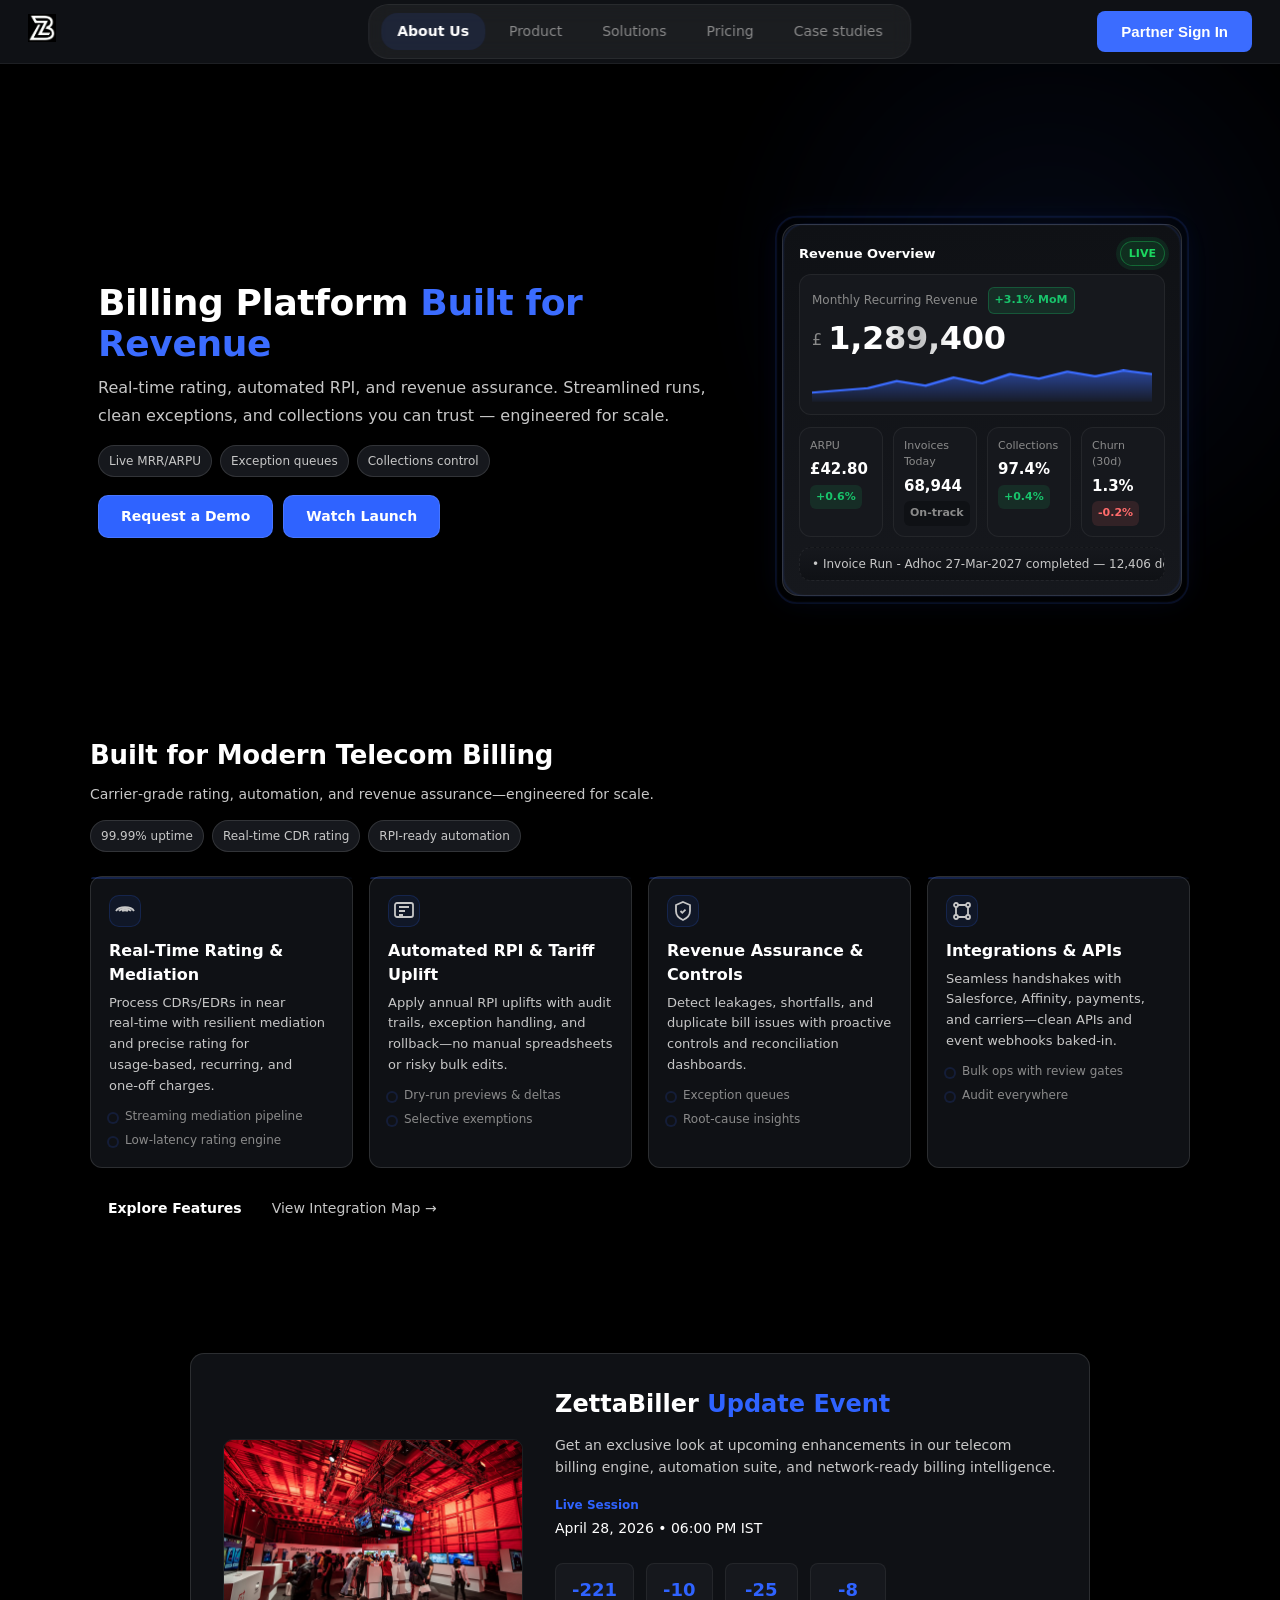
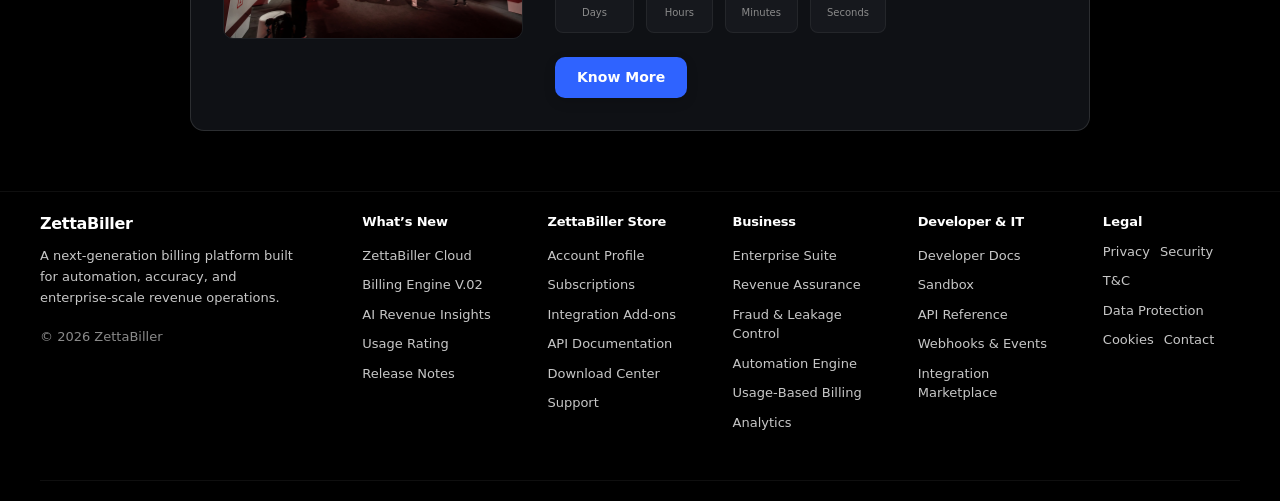
<file: index.html>
<!DOCTYPE html>
<html lang=en>
<head>
  <meta charset=utf-8>
  <meta name=viewport content="width=device-width, initial-scale=1.0">
  <title>ZettaBiller | Real Time Billing Engine.</title>

  <link rel=stylesheet href="assets/css/style.css">
</head>

<body>

  <!-- Logo -->
<header class="site-header">
<div class="header-left">
<img 
src="assets/images/logo.png"
alt="ZettaBiller Logo"
class="site-logo">
</div>

<!-- HEADER -->
<nav class="header-nav">
  <a class="nav-item active" href="#">About Us</a>
  <a class="nav-item" href="#">Product</a>
  <a class="nav-item" href="#">Solutions</a>
  <a class="nav-item" href="#">Pricing</a>
  <a class="nav-item" href="#">Case studies</a>
</nav>

<div class="header-actions">
  <button class="primary-btn" id="openSignIn">
    Partner Sign In
  </button>
</div>

</header>

<!-- PARTNER MODAL -->
<div class="modal" id="signInModal">

  <div class="modal-surface">

    <button class="modal-close" id="closeSignIn">✕</button>

    <!-- Professional Logo Addition -->
    <div class="modal-logo">
      <img src="assets/images/logo.png" alt="ZettaBiller Logo" class="modal-logo-img">
    </div>

    <h1 class="modal-title">ZettaBiller Partner Access</h1>
    <p class="modal-sub">Continue to your ZettaBiller Workspace</p>

    <div class="workspace-input">
      <input
        type="text"
        id="companyInput"
        placeholder="yourcompany"
        autocomplete="off"
      />
      <span>.zettabiller.com</span>
    </div>

    <button id="continueBtn" class="continue-btn">
      Continue
    </button>

    <div id="redirectMsg" class="redirect-msg"></div>

    <div class="browser-note" id="browserNote"></div>

  </div>

</div>

<!-- REQUEST A DEMO MODAL -->
<div id="demoModal" class="zb-demo-modal" role="dialog" aria-modal="true" aria-labelledby="demoTitle" hidden>

  <div class="zb-demo-card" role="document">

    <!-- Header -->
    <div class="zb-demo-header">
      <h2 id="demoTitle">Request a Demo</h2>
      <button id="closeDemo" class="zb-demo-close" aria-label="Close">✕</button>
    </div>

    <!-- FORM -->
    <form id="demoForm" class="zb-demo-form" novalidate>

      <!-- Name Grid -->
      <div class="zb-grid">
        <input type="text" name="firstName" placeholder="First Name" required>
        <input type="text" name="lastName" placeholder="Last Name" required>
      </div>

      <!-- Phone + Email Grid -->
      <div class="zb-grid">

        <!-- Phone Block -->
        <div class="zb-phone">
          <select name="countryCode" class="zb-country">
            <option value="+1">+1</option>
            <option value="+44" selected>+44</option>
            <option value="+91">+91</option>
            <option value="+971">+971</option>
          </select>

          <input type="tel" name="mobile" placeholder="Mobile Number" required>
        </div>

        <!-- Email -->
        <input type="email" name="workEmail" placeholder="Work Email" required>
      </div>

      <!-- Company -->
      <input class="zb-company" type="text" name="company" placeholder="Company Name">

      <!-- Consent -->
      <div class="zb-consent">
        <input id="demoConsent" type="checkbox" required>
        <label for="demoConsent">
          By submitting this request, you agree that ZettaBiller may contact you via phone,
          SMS, or email regarding your demo request.
        </label>
      </div>

      <!-- Submit -->
      <button type="submit" class="zb-btn zb-btn--primary zb-submit">
        Submit Demo Request
      </button>

    </form>

    <!-- SUCCESS STATE -->
    <div id="demoSuccess" class="zb-success" hidden>
      <div class="zb-check">✓</div>
      <h3>Request Submitted</h3>
      <p class="zb-note">
        Our team will contact you shortly to schedule your demo.
      </p>
    </div>

  </div>
</div>

<!-- HERO SECTION -->
<section class="zb-hero" aria-labelledby="zb-hero-title">
  <div class="zb-hero-wrap">
    <div class="zb-hero-grid">

      <!-- LEFT: COPY -->
      <div class="zb-hero-content">
        <h1 class="zb-hero-title" id="zb-hero-title">
          Billing Platform <span class="zb-accent">Built for Revenue</span>
        </h1>

        <p class="zb-hero-sub">
          Real‑time rating, automated RPI, and revenue assurance. Streamlined runs, clean exceptions, and
          collections you can trust — engineered for scale.
        </p>

        <div class="zb-hero-chips" role="list">
          <span class="zb-chip" role="listitem">Live MRR/ARPU</span>
          <span class="zb-chip" role="listitem">Exception queues</span>
          <span class="zb-chip" role="listitem">Collections control</span>
        </div>
           <div class="zb-hero-ctas">
            <a class="zb-btn zb-btn--primary" id="openDemo" href="#request-a-demo">Request a Demo</a>
            <a class="zb-btn zb-btn--ghost" href="#watchlaunch">Watch Launch</a>
          </div>
        </div>

      <!-- RIGHT: REVENUE CARD (live/animated) -->
      <div class="zb-hero-visual" aria-hidden="false">
        <article class="zb-rev-card" aria-label="Live revenue overview">

          <!-- Card header -->
          <header class="zb-rc-header">
            <span class="zb-rc-title">Revenue Overview</span>
            <span class="zb-rc-pill" aria-live="polite">LIVE</span>
          </header>

          <!-- MRR (animated number + sparkline) -->
          <div class="zb-rc-mrr">
            <div class="zb-rc-mrr-meta">
              <span class="zb-rc-label">Monthly Recurring Revenue</span>
              <span class="zb-rc-trend zb-up">+3.1% MoM</span>
            </div>

            <div class="zb-rc-mrr-value">
              <span class="zb-cur">£</span>
              <!-- For real count-up, set data-target and use the optional JS below -->
              <span class="zb-odometer" data-target="1289400">1,289,400</span>
            </div>

            <!-- Sparkline (CSS animated draw) -->
            <figure class="zb-sparkline" aria-label="Revenue sparkline">
              <svg viewBox="0 0 120 36" preserveAspectRatio="none">
                <defs>
                  <linearGradient id="zbLineGrad" x1="0" y1="0" x2="0" y2="1">
                    <stop offset="0%" stop-color="var(--color-primary)" stop-opacity="0.55"/>
                    <stop offset="100%" stop-color="var(--color-primary)" stop-opacity="0.05"/>
                  </linearGradient>
                </defs>
                <!-- Fill area -->
                <path class="fill"
                      d="M0,28 L10,26 L20,24 L30,18 L40,22 L50,15 L60,20 L70,12 L80,16 L90,10 L100,14 L110,9 L120,12 L120,36 L0,36 Z"
                      fill="url(#zbLineGrad)"/>
                <!-- Stroke line -->
                <path class="line"
                      d="M0,28 L10,26 L20,24 L30,18 L40,22 L50,15 L60,20 L70,12 L80,16 L90,10 L100,14 L110,9 L120,12"
                      fill="none" stroke="var(--color-primary)" stroke-width="1.8"
                      stroke-linecap="round" stroke-linejoin="round"/>
              </svg>
            </figure>
          </div>

          <!-- KPI row -->
          <div class="zb-rc-kpis">
            <div class="zb-kpi">
              <span class="zb-kpi-label">ARPU</span>
              <span class="zb-kpi-value" data-target="42.80">£42.80</span>
              <span class="zb-kpi-note zb-up">+0.6%</span>
            </div>
            <div class="zb-kpi">
              <span class="zb-kpi-label">Invoices Today</span>
              <span class="zb-kpi-value" data-target="68944">68,944</span>
              <span class="zb-kpi-note zb-ok">On‑track</span>
            </div>
            <div class="zb-kpi">
              <span class="zb-kpi-label">Collections</span>
              <span class="zb-kpi-value" data-target="97.4">97.4%</span>
              <span class="zb-kpi-note zb-up">+0.4%</span>
            </div>
            <div class="zb-kpi">
              <span class="zb-kpi-label">Churn (30d)</span>
              <span class="zb-kpi-value" data-target="1.3">1.3%</span>
              <span class="zb-kpi-note zb-down">‑0.2%</span>
            </div>
          </div>

          <!-- Billing events ticker -->
          <div class="zb-rc-ticker" aria-label="Recent billing events">
            <ul class="zb-ticker-track">
              <li>• Invoice Run - Adhoc 27-Mar-2027 completed — 12,406 docs</li>
              <li>• DD collection window opened — 09:00 IST</li>
              <li>• 38 exceptions queued — 92% auto‑resolved</li>
              <li>• RPI uplift batch (dry‑run) ready</li>
              <li>• Collections pass rate 97.4% — +0.4%</li>
            </ul>
          </div>

        </article>
      </div>

    </div>
  </div>
</section>

<!-- ZETTA Built for Modern Telecom Billing -------------->

<section class="zb-after-hero" aria-labelledby="zb-ah-title">
  <div class="zb-ah-wrap">

    <!-- Header -->
    <header class="zb-ah-header">
      <h2 class="zb-ah-title" id="zb-ah-title">
        Built for Modern Telecom Billing
      </h2>
      <p class="zb-ah-sub">
        Carrier‑grade rating, automation, and revenue assurance—engineered for scale.
      </p>

      <!-- Quick info chips -->
      <div class="zb-ah-metrics" role="list">
        <span class="zb-chip" role="listitem">99.99% uptime</span>
        <span class="zb-chip" role="listitem">Real‑time CDR rating</span>
        <span class="zb-chip" role="listitem">RPI‑ready automation</span>
      </div>
    </header>

    <!-- Smooth cards -->
    <div class="zb-ah-grid">

      <!-- Card 1 -->
      <article class="zb-ah-card">
        <div class="zb-ah-icon" aria-hidden="true">
          <!-- Wave / 5G style icon -->
          <svg viewBox="0 0 24 24" fill="none" width="24" height="24" stroke="currentColor" stroke-width="1.8">
            <path d="M3 12c3-5 15-5 18 0" />
            <path d="M6 12c2.5-3 9.5-3 12 0" />
            <path d="M9 12c2-1 4-1 6 0" />
          </svg>
        </div>
        <h3 class="zb-ah-card-title">Real‑Time Rating & Mediation</h3>
        <p class="zb-ah-card-desc">
          Process CDRs/EDRs in near real‑time with resilient mediation and precise rating for usage‑based, recurring, and one‑off charges.
        </p>
        <ul class="zb-ah-list">
          <li>Streaming mediation pipeline</li>
          <li>Low‑latency rating engine</li>
        </ul>
      </article>

      <!-- Card 2 -->
      <article class="zb-ah-card">
        <div class="zb-ah-icon" aria-hidden="true">
          <!-- Price / RPI icon -->
          <svg viewBox="0 0 24 24" fill="none" width="24" height="24" stroke="currentColor" stroke-width="1.8">
            <rect x="3" y="4" width="18" height="14" rx="2"></rect>
            <path d="M7 8h10M7 12h6M7 16h4"></path>
          </svg>
        </div>
        <h3 class="zb-ah-card-title">Automated RPI & Tariff Uplift</h3>
        <p class="zb-ah-card-desc">
          Apply annual RPI uplifts with audit trails, exception handling, and rollback—no manual spreadsheets or risky bulk edits.
        </p>
        <ul class="zb-ah-list">
          <li>Dry‑run previews & deltas</li>
          <li>Selective exemptions</li>
        </ul>
      </article>

      <!-- Card 3 -->
      <article class="zb-ah-card">
        <div class="zb-ah-icon" aria-hidden="true">
          <!-- Shield / assurance icon -->
          <svg viewBox="0 0 24 24" fill="none" width="24" height="24" stroke="currentColor" stroke-width="1.8">
            <path d="M12 3l7 3v6c0 5-3.5 7.5-7 9-3.5-1.5-7-4-7-9V6l7-3z"></path>
            <path d="M9.5 12l1.8 1.8 3.2-3.2"></path>
          </svg>
        </div>
        <h3 class="zb-ah-card-title">Revenue Assurance & Controls</h3>
        <p class="zb-ah-card-desc">
          Detect leakages, shortfalls, and duplicate bill issues with proactive controls and reconciliation dashboards.
        </p>
        <ul class="zb-ah-list">
          <li>Exception queues</li>
          <li>Root‑cause insights</li>
        </ul>
      </article>

      <!-- Card 4 -->
      <article class="zb-ah-card">
        <div class="zb-ah-icon" aria-hidden="true">
          <!-- Integrations / API icon -->
          <svg viewBox="0 0 24 24" fill="none" width="24" height="24" stroke="currentColor" stroke-width="1.8">
            <circle cx="6" cy="6" r="2"></circle>
            <circle cx="18" cy="6" r="2"></circle>
            <circle cx="6" cy="18" r="2"></circle>
            <circle cx="18" cy="18" r="2"></circle>
            <path d="M8 6h8M6 8v8M18 8v8M8 18h8"></path>
          </svg>
        </div>
        <h3 class="zb-ah-card-title">Integrations & APIs</h3>
        <p class="zb-ah-card-desc">
          Seamless handshakes with Salesforce, Affinity, payments, and carriers—clean APIs and event webhooks baked‑in.
        </p>
        <ul class="zb-ah-list">
          <li>Bulk ops with review gates</li>
          <li>Audit everywhere</li>
        </ul>
      </article>

    </div>

    <!-- CTA Row (optional) -->
    <div class="zb-ah-cta">
      <a class="zb-ah-btn" href="#features">Explore Features</a>
      <a class="zb-ah-link" href="#integrations">View Integration Map →</a>
    </div>

  </div>
</section>

<!-- ZETTA EVENT SECTION -------------->

 <section class="zb-event" aria-labelledby="zb-event-title">
  <div class="zb-event-card">
    <div class="zb-grid">

      <!-- IMAGE -->
      <div class="zb-img-box">
        <img src="assets/images/event.jpg" alt="ZettaBiller Update Event">
      </div>

      <!-- CONTENT -->
      <div class="zb-content">
        <h2 class="zb-title" id="zb-event-title">
          ZettaBiller <span class="zb-highlight">Update Event</span>
        </h2>

        <p class="zb-desc">
          Get an exclusive look at upcoming enhancements in our telecom billing engine, automation suite,
          and network‑ready billing intelligence.
        </p>

        <div class="zb-label">Live Session</div>
        <div class="zb-date">April 28, 2026 • 06:00 PM IST</div>

        <div class="zb-countdown" aria-label="Event countdown">
          <div class="zb-time"><span id="days">53</span><p>Days</p></div>
          <div class="zb-time"><span id="hours">16</span><p>Hours</p></div>
          <div class="zb-time"><span id="minutes">50</span><p>Minutes</p></div>
          <div class="zb-time"><span id="seconds">56</span><p>Seconds</p></div>
        </div>

        <a class="zb-btn" href="#event-details">Know More</a>
      </div>

    </div>
  </div>
</section>

<!-- Footer / Description -->
<footer class="site-footer">
  <div class="footer-inner">

    <!-- Brand -->
    <section class="footer-brand">
      <div class="footer-logo">ZettaBiller</div>
      <p class="footer-desc">
        A next‑generation billing platform built for automation, accuracy, and enterprise‑scale revenue operations.
      </p>
      <p class="footer-copyright">© 2026 ZettaBiller</p>
    </section>

    <!-- What's New -->
    <nav class="footer-col">
      <h4>What’s New</h4>
      <a href="#">ZettaBiller Cloud</a>
      <a href="#">Billing Engine V.02</a>
      <a href="#">AI Revenue Insights</a>
      <a href="#">Usage Rating</a>
      <a href="#">Release Notes</a>
    </nav>

    <!-- Store -->
    <nav class="footer-col">
      <h4>ZettaBiller Store</h4>
      <a href="#">Account Profile</a>
      <a href="#">Subscriptions</a>
      <a href="#">Integration Add‑ons</a>
      <a href="#">API Documentation</a>
      <a href="#">Download Center</a>
      <a href="#">Support</a>
    </nav>

    <!-- Business -->
    <nav class="footer-col">
      <h4>Business</h4>
      <a href="#">Enterprise Suite</a>
      <a href="#">Revenue Assurance</a>
      <a href="#">Fraud & Leakage Control</a>
      <a href="#">Automation Engine</a>
      <a href="#">Usage‑Based Billing</a>
      <a href="#">Analytics</a>
    </nav>

    <!-- Developer & IT -->
    <nav class="footer-col">
      <h4>Developer & IT</h4>
      <a href="#">Developer Docs</a>
      <a href="#">Sandbox</a>
      <a href="#">API Reference</a>
      <a href="#">Webhooks & Events</a>
      <a href="#">Integration Marketplace</a>
      </nav>

    <!-- Legal -->
    <section class="footer-legal">
      <h4>Legal</h4>
      <div class="footer-legal-links">
        <a href="#">Privacy</a>
        <a href="#">Security</a>
        <a href="#">T&C</a>
        <a href="#">Data Protection</a>
        <a href="#">Cookies</a>
        <a href="#">Contact</a>
      </div>
    </section>

  </div>
</footer>
<script src="assets/js/main.js"></script>
</file>
<file: assets/css/style.css>
/* =====================================================
   ZETTABILLER - UI
===================================================== */

:root {
    /* Brand */
    --color-primary: #3b6cff;
    --color-primary-hover: #2f55e5;

    /* Backgrounds */
    --bg-page: #000000;
    --bg-surface: #0f1115;
    --bg-soft: #16181d;

    /* Text */
    --text-heading: #ffffff;
    --text-body: #c7c7c7;
    --text-muted: #8a8a8a;

    /* Borders */
    --border-light: rgba(255, 255, 255, 0.06);
    --border-default: rgba(255, 255, 255, 0.12);

    /* Radius */
    --radius-sm: 8px;
    --radius-md: 12px;
    --radius-lg: 16px;

    /* Shadow */
    --shadow-soft: 0 4px 12px rgba(0, 0, 0, 0.15);
    --shadow-strong: 0 8px 24px rgba(0, 0, 0, 0.2);

    /* Layout (adjust to match your site) */
    --page-max: 1140px;     /* container width */
    --header-height: 64px;  /* sticky header height */
    --container-pad: clamp(16px, 4vw, 28px);
}

/* =====================================================
ZETTABILLER - Theme Reset
===================================================== */

* { box-sizing: border-box; margin: 0; padding: 0; }

body {
    font-family: -apple-system, BlinkMacSystemFont, "SF Pro Text", system-ui, sans-serif;
    background: var(--bg-page);
    color: var(--text-body);
    line-height: 1.5;
    -webkit-font-smoothing: antialiased;
    font-size: 16px;
}

a { text-decoration: none; color: inherit; }

/* =====================================================
HEADER
===================================================== */

.site-header {
    position: sticky;
    top: 0;
    z-index: 100;
    display: flex;
    align-items: center;
    justify-content: space-between;
    height: var(--header-height);
    padding: 0 var(--container-pad);
    background: var(--bg-surface);
    border-bottom: 1px solid var(--border-light);
    backdrop-filter: blur(10px);
    -webkit-backdrop-filter: blur(10px);
}

.site-header .wrap {
    width: 100%;
    max-width: var(--page-max);
    margin: 0 auto;
    display: flex;
    align-items: center;
    gap: 16px;
}

.site-logo { height: 28px; filter: invert(1); }

/* Navigation */
.header-nav {
    position: absolute;
    left: 50%;
    transform: translateX(-50%);
    display: flex;
    gap: 8px;
    padding: 8px 12px;
    background: rgba(255, 255, 255, 0.05);
    border-radius: 20px;
    border: 1px solid var(--border-light);
    backdrop-filter: blur(10px);
    -webkit-backdrop-filter: blur(10px);
}

.nav-item {
    padding: 8px 16px;
    font-size: 14px;
    font-weight: 500;
    color: var(--text-muted);
    border-radius: 16px;
    transition: all 0.2s ease;
    cursor: pointer;
}
.nav-item:hover { color: var(--text-heading); background: rgba(255, 255, 255, 0.08); }
.nav-item.active {
    color: var(--text-heading);
    background: rgba(59, 108, 255, 0.1);
    font-weight: 600;
}

/* Header Actions */
.header-actions { display: flex; gap: 12px; }

.partner-btn {
    padding: 10px 18px;
    background: var(--color-primary);
    color: #fff;
    border-radius: var(--radius-sm);
    font-size: 14px;
    font-weight: 600;
    border: none;
    cursor: pointer;
    transition: all 0.2s ease;
}
.partner-btn:hover {
    background: var(--color-primary-hover);
    transform: translateY(-1px);
    box-shadow: var(--shadow-soft);
}

/* =====================================================
LAYOUT HELPERS
===================================================== */

.section-wrap {
    max-width: var(--page-max);
    margin-inline: auto;
    padding-inline: var(--container-pad);
}

/* =====================================================
HERO – ZETTABILLER 
===================================================== */

.zb-hero {
    position: relative;
    background: var(--bg-page);
    padding-top: calc(var(--header-height) + clamp(56px, 8vw, 96px));
    padding-bottom: clamp(48px, 6vw, 80px);
    scroll-margin-top: calc(var(--header-height) + 16px);
    overflow: hidden;
}

/* subtle primary glow on the right */
.zb-hero::before {
    content: "";
    position: absolute; right: -12%; top: -28%;
    width: 60vw; height: 60vw; border-radius: 50%;
    background: radial-gradient(circle at 50% 50%, var(--color-primary), transparent 65%);
    opacity: 0.08; filter: blur(12px);
    pointer-events: none;
}

.zb-hero-wrap { composes: section-wrap; } /* if your bundler doesn't support 'composes', keep next rule */
.zb-hero-wrap { max-width: var(--page-max); margin: 0 auto; padding-inline: var(--container-pad); }

.zb-hero-grid {
    display: grid;
    grid-template-columns: minmax(0, 1fr) minmax(320px, 420px);
    column-gap: clamp(20px, 3.5vw, 40px);
    align-items: center;
}

/* LEFT – copy */
.zb-hero-content { color: var(--text-body); }

.zb-hero-title {
    font-size: clamp(28px, 3.2vw, 36px);
    line-height: 1.15;
    letter-spacing: -0.4px;
    font-weight: 800;
    color: var(--text-heading);
    margin-bottom: 10px;
}
.zb-accent { color: var(--color-primary); }

.zb-hero-sub {
    font-size: clamp(14px, 1.6vw, 16px);
    line-height: 1.7;
    color: var(--text-body);
    max-width: 60ch;
    margin-bottom: 16px;
}

.zb-hero-chips { display: flex; flex-wrap: wrap; gap: 8px; margin-bottom: 18px; }
.zb-chip {
    font-size: 12px;
    color: var(--color-primary);
    border: 1px solid var(--border-default);
    background: var(--bg-soft);
    border-radius: 999px;
    padding: 6px 10px;
}

/* CTAs */
.zb-hero-ctas { display: flex; gap: 10px; flex-wrap: wrap; }
.zb-btn {
    display: inline-block;
    padding: 12px 18px;
    font-size: 14px;
    font-weight: 600;
    border-radius: var(--radius-md);
    text-decoration: none;
    transition: transform .18s ease, background .18s ease, border-color .18s ease, color .18s ease;
    box-shadow: var(--shadow-soft);
}
.zb-btn--primary {
    background: var(--color-primary);
    color: #fff;
    border: 1px solid var(--border-default);
}
.zb-btn--primary:hover { background: var(--color-primary-hover); transform: translateY(-1px); }
.zb-btn--ghost {
    color: var(--text-heading);
    background: transparent;
    border: 1px solid var(--border-default);
}
.zb-btn--ghost:hover { border-color: var(--color-primary); transform: translateY(-1px); }

/* RIGHT – revenue card */
.zb-hero-visual { position: relative; min-height: 280px; }

.zb-rev-card {
    position: relative; z-index: 1;
    margin-left: auto;
    width: min(400px, 100%);
    background: linear-gradient(180deg, var(--bg-surface), var(--bg-soft));
    border: 1px solid var(--border-default);
    border-radius: var(--radius-lg);
    box-shadow: var(--shadow-strong);
    padding: 16px 16px 14px;
    animation: zb-float 6s ease-in-out infinite;
}
@keyframes zb-float { 0%,100%{transform:translateY(0)} 50%{transform:translateY(-6px)} }

/* pulse ring (subtle, dark friendly) */
.zb-rev-card::before, .zb-rev-card::after {
    content: ""; position: absolute; inset: -26px;
    border-radius: calc(var(--radius-lg) + 8px);
    z-index: -1;
    border: 2px solid var(--color-primary);
    box-shadow:
      0 0 0 1px var(--border-default) inset,
      0 0 34px rgba(59,108,255,0.35);
    opacity: .14; transform: scale(.92);
    animation: zb-pulse 4.2s ease-out infinite;
}
.zb-rev-card::after { inset: -18px; opacity: .10; animation-delay: 1.1s; }
@keyframes zb-pulse {
    0%   { transform: scale(.90); opacity: .16; filter: blur(0) }
    60%  { transform: scale(1.26); opacity: .05; filter: blur(.4px) }
    100% { transform: scale(1.34); opacity: 0;    filter: blur(.6px) }
}

/* card header */
.zb-rc-header { display: flex; align-items: center; gap: 10px; margin-bottom: 8px; }
.zb-rc-title { font-size: 13px; font-weight: 700; color: var(--text-heading); }
.zb-rc-pill {
    margin-left: auto; font-size: 11px; font-weight: 700; line-height: 1;
    color: #1bd760; background: rgba(27,215,96,.14);
    border: 1px solid rgba(27,215,96,.35);
    padding: 6px 8px; border-radius: 999px;
    box-shadow: 0 0 0 4px rgba(27,215,96,.10);
}

/* MRR block */
.zb-rc-mrr {
    background: var(--bg-soft);
    border: 1px solid var(--border-light);
    border-radius: var(--radius-md);
    padding: 12px;
}
.zb-rc-mrr-meta { display: flex; align-items: center; gap: 10px; margin-bottom: 8px; }
.zb-rc-label { font-size: 12px; color: var(--text-muted); }
.zb-rc-trend {
    font-size: 11px; font-weight: 700; padding: 4px 6px; border-radius: 6px;
    border: 1px solid transparent;
}
.zb-up   { color:#18c46b; background: rgba(24,196,107,.12); border-color: rgba(24,196,107,.28); }
.zb-down { color:#ff6b6b; background: rgba(255,107,107,.12); border-color: rgba(255,107,107,.28); }
.zb-ok   { color: var(--text-muted); background: var(--bg-surface); border-color: var(--border-light); }

.zb-rc-mrr-value { display: flex; align-items: flex-end; gap: 6px; margin-bottom: 6px; }
.zb-cur { font-size: 16px; color: var(--text-muted); transform: translateY(-2px); }
.zb-odometer {
    font-size: clamp(24px, 2.8vw, 32px);
    font-weight: 800;
    letter-spacing: -0.3px;
    line-height: 1;
    /* numerical sheen */
    background: linear-gradient(90deg,
        rgba(255,255,255,1) 30%,
        rgba(255,255,255,.7) 50%,
        rgba(255,255,255,1) 70%);
    -webkit-background-clip: text;
    background-clip: text;
    color: transparent;
    animation: zb-sheen 4.5s ease-in-out infinite;
}
@keyframes zb-sheen {
    0% { background-position: -120% 0; }
    50%,100% { background-position: 120% 0; }
}

/* sparkline */
.zb-sparkline { height: 42px; }
.zb-sparkline svg { width: 100%; height: 100%; display: block; }
.zb-sparkline .line {
    stroke-dasharray: 220; stroke-dashoffset: 220;
    animation: zb-draw 2.2s ease forwards, zb-line-breathe 4s ease-in-out infinite 2.2s;
}
.zb-sparkline .fill { opacity: 0; animation: zb-fill 1s ease forwards 1.1s; }
@keyframes zb-draw { to { stroke-dashoffset: 0; } }
@keyframes zb-fill { to { opacity: 1; } }
@keyframes zb-line-breathe {
    0%,100% { filter: none; }
    50%     { filter: drop-shadow(0 0 6px rgba(59,108,255,.35)); }
}

/* KPI grid */
.zb-rc-kpis {
    display: grid;
    grid-template-columns: repeat(4, minmax(0,1fr));
    gap: 10px;
    margin: 12px 0 10px;
}
.zb-kpi {
    background: var(--bg-soft);
    border: 1px solid var(--border-light);
    border-radius: var(--radius-md);
    padding: 10px;
}
.zb-kpi-label { display: block; font-size: 11px; color: var(--text-muted); margin-bottom: 4px; }
.zb-kpi-value { display: block; font-size: 15px; font-weight: 800; color: var(--text-heading); }
.zb-kpi-note  { display: inline-block; margin-top: 4px; font-size: 11px; font-weight: 700; padding: 4px 6px; border-radius: 6px; }

/* ticker */
.zb-rc-ticker {
    border: 1px dashed var(--border-light);
    border-radius: var(--radius-md);
    background: linear-gradient(180deg, var(--bg-soft), var(--bg-surface));
    overflow: hidden;
    height: 34px;
    display: flex;
    align-items: center;
}
.zb-ticker-track {
    display: flex;
    gap: 36px;
    padding-left: 12px;
    white-space: nowrap;
    animation: zb-scroll 22s linear infinite;
}
.zb-rc-ticker:hover .zb-ticker-track { animation-play-state: paused; }
@keyframes zb-scroll { from { transform: translateX(0) } to { transform: translateX(-50%) } }
.zb-rc-ticker li { font-size: 12px; color: var(--text-body); list-style: none; }

/* Responsive (hero) */
@media (max-width: 1200px) {
    .zb-hero-grid { grid-template-columns: 1fr; row-gap: 24px; }
    .zb-hero-content { text-align: center; }
    .zb-hero-sub { margin-inline: auto; }
    .zb-hero-ctas { justify-content: center; }
    .zb-rev-card { margin: 0 auto; }
    .zb-rc-kpis { grid-template-columns: repeat(2, minmax(0,1fr)); }
}

/* Reduced motion */
@media (prefers-reduced-motion: reduce) {
    .zb-rev-card { animation: none; }
    .zb-rev-card::before, .zb-rev-card::after { animation: none; opacity: .10; filter: none; }
    .zb-sparkline .line { animation: none; stroke-dashoffset: 0; }
    .zb-sparkline .fill { animation: none; opacity: 1; }
    .zb-odometer { animation: none; color: var(--text-heading); -webkit-background-clip: initial; background-clip: initial; }
    .zb-ticker-track { animation: none; }
}

/* ================================
ZETTABILLER Built for Modern Telecom Billing -------------->
============================= */

.zb-after-hero{
  padding:64px 16px;
  background:var(--bg-page);
}
.zb-ah-wrap{
  max-width:1100px;
  margin:0 auto;
}

/* Header */
.zb-ah-header{ margin-bottom:24px; }
.zb-ah-title{
  font-size:26px; font-weight:700; color:var(--text-heading);
  letter-spacing:-0.2px; margin:0 0 8px 0;
}
.zb-ah-sub{
  font-size:14px; line-height:1.6; color:var(--text-body); margin:0;
}

/* Chips */
.zb-ah-metrics{
  display:flex; gap:8px; flex-wrap:wrap; margin-top:14px;
}
.zb-chip{
  font-size:12px; color:var(--accent-telecom);
  border:1px solid var(--border-default);
  background:var(--bg-soft);
  border-radius:999px; padding:6px 10px;
}

/* Grid */
.zb-ah-grid{
  display:grid;
  grid-template-columns:repeat(4,minmax(0,1fr));
  gap:16px;
  margin-top:24px;
}

/* Card */
.zb-ah-card{
  position:relative;
  background:var(--bg-surface);
  border:1px solid var(--border-default);
  border-radius:12px;
  padding:18px;
  box-shadow:0 10px 22px rgba(0,0,0,0.08);
  transition:transform .22s ease, box-shadow .22s ease, border-color .22s ease;
}
.zb-ah-card::before{
  /* subtle top accent line */
  content:""; position:absolute; left:0; right:0; top:0; height:2px;
  background:linear-gradient(90deg, rgba(47,99,255,.25), rgba(47,99,255,.05));
  border-top-left-radius:12px; border-top-right-radius:12px;
}
.zb-ah-card:hover{
  transform:translateY(-3px);
  box-shadow:0 14px 28px rgba(0,0,0,0.12);
  border-color:rgba(47,99,255,0.25);
}

/* Icon */
.zb-ah-icon{
  width:32px; height:32px; display:grid; place-items:center;
  color:var(--accent-telecom);
  background:rgba(47,99,255,0.08);
  border:1px solid rgba(47,99,255,0.18);
  border-radius:10px; margin-bottom:12px;
}

/* Card text */
.zb-ah-card-title{
  font-size:16px; font-weight:700; color:var(--text-heading); margin:0 0 6px 0;
}
.zb-ah-card-desc{
  font-size:13px; line-height:1.6; color:var(--text-body); margin:0 0 10px 0;
}
.zb-ah-list{
  margin:0; padding:0; list-style:none; display:grid; gap:6px;
}
.zb-ah-list li{
  font-size:12px; color:var(--text-muted); position:relative; padding-left:16px;
}
.zb-ah-list li::before{
  content:""; position:absolute; left:0; top:7px; width:8px; height:8px;
  border-radius:50%; background:var(--accent-telecom);
  box-shadow:0 0 0 2px rgba(47,99,255,0.15);
}

/* CTA row */
.zb-ah-cta{
  margin-top:20px; display:flex; gap:12px; align-items:center; flex-wrap:wrap;
}
.zb-ah-btn{
  display:inline-block; padding:10px 18px; font-size:14px; font-weight:600;
  color:#fff; background:var(--accent-telecom);
  border-radius:10px; text-decoration:none; transition:background .2s ease, transform .2s ease;
}
.zb-ah-btn:hover{ background:var(--accent-telecom-2); transform:translateY(-1px); }
.zb-ah-link{
  font-size:14px; color:var(--accent-telecom); text-decoration:none;
}
.zb-ah-link:hover{ text-decoration:underline; }

/* Motion accessibility */
@media (prefers-reduced-motion:reduce){
  .zb-ah-card{ transition:none; }
  .zb-ah-btn{ transition:none; }
}

/* Responsive */
@media (max-width:1024px){
  .zb-ah-grid{ grid-template-columns:repeat(2,minmax(0,1fr)); }
}
@media (max-width:640px){
  .zb-ah-header{ text-align:center; }
  .zb-ah-grid{ grid-template-columns:1fr; }
}

/* =====================================================
MODALS
===================================================== */

/* Partner Sign In Modal */

.header-actions {
  display: flex;
  align-items: center;
  justify-content: center;
}

.primary-btn {
  background: var(--color-primary, #3b6cff);
  color: white;
  padding: 12px 24px;
  border-radius: 8px;
  border: none;
  font-weight: 600;
  font-size: 15px;
  cursor: pointer;
  transition: 0.25s ease;
}

.primary-btn:hover {
  background: var(--color-primary-hover, #2f55e5);
  transform: translateY(-2px);
}


.modal {
    position: fixed;
    top: 0;
    left: 0;
    width: 100%;
    height: 100%;
    display: none;
    align-items: center;
    justify-content: center;
    background: rgba(0, 0, 0, 0.5);
    backdrop-filter: blur(12px);
    -webkit-backdrop-filter: blur(12px);
    z-index: 9999;
}

.modal.active {
    display: flex;
}

.modal-surface {
    width: 480px;
    max-width: 90%;
    padding: 32px;
    border-radius: 16px;
    background: var(--bg-surface);
    border: 1px solid var(--border-default);
    box-shadow: 0 20px 40px rgba(0, 0, 0, 0.3);
    text-align: center;
    color: #fff;
    backdrop-filter: blur(12px);
    -webkit-backdrop-filter: blur(12px);
}

.modal-logo {
    display: flex;
    justify-content: center;
    margin-bottom: 16px;
}

.modal-logo-img {
    width: 48px;
    height: auto;
    filter: brightness(0) invert(1);
    opacity: 0.9;
}

.modal-title {
    font-size: 24px;
    font-weight: 700;
    margin-bottom: 8px;
    color: #fff;
    letter-spacing: -0.5px;
}

.modal-sub {
    font-size: 16px;
    color: var(--text-body);
    margin-bottom: 24px;
}

.workspace-input {
    display: flex;
    align-items: center;
    background: var(--bg-soft);
    border-radius: 8px;
    padding: 12px 16px;
    margin-bottom: 24px;
    border: 1px solid var(--border-light);
    transition: all 0.2s ease;
}

.workspace-input:focus-within {
    border-color: var(--color-primary);
    box-shadow: 0 0 0 2px rgba(59, 108, 255, 0.1);
}

.workspace-input input {
    flex: 1;
    background: transparent;
    border: none;
    color: #fff;
    outline: none;
    font-size: 14px;
}

.workspace-input span {
    color: var(--text-muted);
    font-size: 13px;
    margin-left: 8px;
}

.continue-btn {
    width: 100%;
    padding: 12px 0;
    border: none;
    border-radius: 8px;
    background: var(--color-primary);
    color: #fff;
    font-weight: 600;
    font-size: 14px;
    cursor: pointer;
    transition: all 0.2s ease;
}

.continue-btn:hover {
    background: var(--color-primary-hover);
    transform: translateY(-1px);
}

.redirect-msg {
    margin-top: 12px;
    font-size: 14px;
    color: var(--text-body);
}

.browser-note {
    margin-top: 16px;
    font-size: 13px;
    color: var(--text-muted);
}

.modal-close {
    position: absolute;
    top: 16px;
    right: 16px;
    background: none;
    border: none;
    color: var(--text-muted);
    font-size: 16px;
    cursor: pointer;
    transition: color 0.2s;
}

.modal-close:hover {
    color: #fff;
}

/* =========================================================
   ZETTABILLER DEMO MODAL
========================================================= */
/* ===== Modal Overlay ===== */

.zb-demo-modal {
    position: fixed;
    inset: 0;
    display: none;
    align-items: center;
    justify-content: center;
    background: rgba(0, 0, 0, 0.5);
    backdrop-filter: blur(12px);
    -webkit-backdrop-filter: blur(12px);
    z-index: 9999;
}

/* ===== Modal Card ===== */

.zb-demo-card {
    width: 720px;
    max-width: 90%;
    padding: 40px;
    border-radius: 16px;
    background: var(--bg-surface);
    border: 1px solid var(--border-default);
    box-shadow: 0 20px 40px rgba(0, 0, 0, 0.3);
    color: #ffffff;
    font-family: -apple-system, BlinkMacSystemFont, system-ui, sans-serif;
    backdrop-filter: blur(12px);
    -webkit-backdrop-filter: blur(12px);
}

/* ===== Header ===== */

.zb-demo-header {
    display: flex;
    align-items: center;
    justify-content: space-between;
    margin-bottom: 32px;
}

.zb-demo-header h2 {
    font-size: 24px;
    font-weight: 700;
    color: #ffffff;
    letter-spacing: -0.5px;
}

.zb-demo-close {
    font-size: 20px;
    cursor: pointer;
    color: var(--text-muted);
    transition: color 0.2s;
    background: none;
    border: none;
}

.zb-demo-close:hover {
    color: #fff;
}

/* ===== Form Layout ===== */

.zb-demo-form {
    display: flex;
    flex-direction: column;
    gap: 16px;
}

.zb-grid {
    display: grid;
    grid-template-columns: 1fr 1fr;
    gap: 12px;
}

/* ===== Form Fields ===== */

.zb-field {
    display: flex;
    flex-direction: column;
    gap: 6px;
}

.zb-field label {
    font-size: 12px;
    font-weight: 600;
    color: rgba(255, 255, 255, 0.9);
    text-transform: uppercase;
    letter-spacing: 0.4px;
}

.zb-demo-form input,
.zb-phone {
    height: 44px;
    padding: 0 14px;
    border-radius: 8px;
    border: 1px solid var(--border-light);
    background: var(--bg-soft);
    font-size: 14px;
    color: #ffffff;
    outline: none;
    transition: all 0.2s ease;
}

.zb-demo-form input::placeholder {
    color: var(--text-muted);
}

.zb-demo-form input:focus,
.zb-phone:focus-within {
    border-color: var(--color-primary);
    background: rgba(255, 255, 255, 0.05);
    box-shadow: 0 0 0 2px rgba(59, 108, 255, 0.1);
}

/* ===== Phone Field ===== */

.zb-phone {
    display: flex;
    align-items: center;
    padding: 0;
    gap: 0;
    width: 100%;
}

.zb-country {
    width: 70px;
    padding: 0 10px;
    border: none;
    border-right: 1px solid var(--border-light);
    background: transparent;
    font-size: 13px;
    font-weight: 600;
    color: #ffffff;
    outline: none;
    cursor: pointer;
    flex-shrink: 0;
}

.zb-country option {
    background: var(--bg-soft);
    color: #ffffff;
    padding: 10px;
}

.zb-country:focus {
    outline: none;
}

.zb-phone input {
    flex: 1;
    border: none;
    background: transparent;
    padding: 0 14px;
    color: #ffffff;
    outline: none;
    font-size: 14px;
}

.zb-phone input::placeholder {
    color: var(--text-muted);
}

/* ===== Consent Block ===== */

.zb-consent {
    display: flex;
    align-items: flex-start;
    gap: 12px;
    font-size: 12px;
    color: var(--text-body);
    line-height: 1.6;
    margin-top: 12px;
}

.zb-consent input[type="checkbox"] {
    width: 18px;
    height: 18px;
    margin-top: 2px;
    cursor: pointer;
    accent-color: var(--color-primary);
    flex-shrink: 0;
}

.zb-consent label {
    cursor: pointer;
}

/* ===== Submit Button ===== */

.zb-submit {
    width: 100%;
    height: 48px;
    border: none;
    border-radius: 8px;
    background: var(--color-primary);
    color: #ffffff;
    font-size: 14px;
    font-weight: 700;
    cursor: pointer;
    transition: all 0.2s;
    margin-top: 16px;
    letter-spacing: 0.3px;
}

.zb-submit:hover {
    background: var(--color-primary-hover);
    transform: translateY(-1px);
}

/* ===== Success State ===== */

.zb-success {
    display: none;
    text-align: center;
}

.zb-check {
    width: 56px;
    height: 56px;
    margin: 0 auto 12px;
    display: flex;
    align-items: center;
    justify-content: center;
    font-size: 28px;
    border-radius: 50%;
    background: rgba(59, 108, 255, 0.15);
    color: var(--color-primary);
    border: 2px solid rgba(59, 108, 255, 0.3);
}

.zb-success h3 {
    font-size: 20px;
    font-weight: 700;
    color: #ffffff;
    margin-bottom: 6px;
}

.zb-note {
    font-size: 12px;
    color: var(--text-body);
    line-height: 1.5;
}

/* ===== Responsive ===== */

@media (max-width: 768px) {
    .zb-demo-card {
        width: 90%;
        padding: 32px;
    }

    .zb-demo-header h2 {
        font-size: 20px;
    }

    .zb-grid {
        grid-template-columns: 1fr;
    }
}
/* =====================================================
   ZETTABILLER – PROFESSIONAL TELECOM EVENT SECTION
===================================================== */
/* SECTION */
.zb-event {
    display: flex;
    justify-content: center;
    padding: 60px 16px;
    background: var(--bg-page);
}

/* CARD */
.zb-event-card {
    width: 100%;
    max-width: 900px;
    background: var(--bg-surface);
    padding: 32px;
    border-radius: 14px;
    border: 1px solid var(--border-default);
    box-shadow: 0 12px 32px rgba(0, 0, 0, 0.20);
}

/* GRID */
.zb-grid {
    display: flex;
    gap: 32px;
    align-items: center;
}

/* IMAGE */
.zb-img-box {
    flex: 0 0 300px;
}

.zb-img-box img {
    width: 100%;
    height: 200px;
    border-radius: 10px;
    object-fit: cover;
    border: 1px solid var(--border-light);
}

/* CONTENT */
.zb-content {
    flex: 1;
}

/* TITLE */
.zb-title {
    font-size: 24px;
    font-weight: 700;
    color: var(--text-heading);
    margin-bottom: 12px;
}

/* SUBTLE BLUE HIGHLIGHT */
.zb-highlight {
    color: #2f63ff;
    font-weight: 700;
}

/* DESC */
.zb-desc {
    font-size: 14px;
    line-height: 1.6;
    color: var(--text-body);
    margin-bottom: 18px;
}

/* LABEL */
.zb-label {
    font-size: 12px;
    font-weight: 600;
    color: #2f63ff;
    margin-bottom: 4px;
}

/* DATE */
.zb-date {
    font-size: 14px;
    font-weight: 500;
    margin-bottom: 24px;
    color: var(--text-heading);
}

/* COUNTDOWN */
.zb-countdown {
    display: flex;
    gap: 12px;
    margin-bottom: 24px;
}

/* TIME BOX */
.zb-time {
    background: var(--bg-soft);
    padding: 12px 16px;
    border-radius: 8px;
    text-align: center;
    border: 1px solid var(--border-light);
    transition: 0.2s;
}

.zb-time span {
    font-size: 18px;
    font-weight: 700;
    color: #2f63ff;
}

.zb-time p {
    font-size: 10px;
    margin-top: 2px;
    color: var(--text-muted);
}

/* BUTTON */
.zb-btn {
    display: inline-block;
    padding: 10px 22px;
    font-size: 14px;
    border-radius: 10px;
    background: #2f63ff;
    color: #fff;
    text-decoration: none;
    transition: 0.2s ease;
}

.zb-btn:hover {
    background: #2048c9;
}

/* RESPONSIVE */
@media (max-width: 768px) {
    .zb-grid {
        flex-direction: column;
        text-align: center;
    }

    .zb-img-box img {
        height: 180px;
    }
}
/* =====================================================
FOOTER
===================================================== */

.site-footer {
    background: var(--bg-page);
    padding: 20px 10px;
    border-top: 1px solid var(--border-light);
}

/* Main grid: Brand + 5 columns */
.footer-inner {
    max-width: 1200px;
    margin: 0 auto;
    display: grid;
    grid-template-columns: 2fr 1fr 1fr 1fr 1fr 1fr;
    gap: 48px;
    padding-bottom: 48px;
    border-bottom: 1px solid var(--border-light);
}

/* ==========================================
   BRAND SECTION
========================================== */
.footer-brand {
    display: flex;
    flex-direction: column;
    gap: 10px;
}

.footer-logo {
    font-size: 16px;
    font-weight: 700;
    color: var(--text-heading);
    letter-spacing: -0.3px;
}

.footer-desc {
    font-size: 13px;
    color: var(--text-body);
    line-height: 1.6;
}

.footer-copyright {
    font-size: 13px;
    color: var(--text-muted);
    margin-top: 8px;
}

/* ==========================================
   COLUMNS
========================================== */
.footer-col {
    display: flex;
    flex-direction: column;
    gap: 10px;
}

.footer-col h4 {
    font-size: 13px;
    font-weight: 700;
    color: var(--text-heading);
    letter-spacing: -0.2px;
    margin-bottom: 4px;
}

.footer-col a {
    font-size: 13px;
    color: var(--text-body);
    text-decoration: none;
    transition: 0.2s ease;
}

.footer-col a:hover {
    color: var(--color-primary);
}

/* ==========================================
   LEGAL COLUMN
========================================== */
.footer-legal {
    display: flex;
    flex-direction: column;
    gap: 10px;
}

.footer-legal h4 {
    font-size: 13px;
    font-weight: 700;
    color: var(--text-heading);
}

.footer-legal-links {
    display: flex;
    gap: 10px;
    flex-wrap: wrap;
}

.footer-legal-links a {
    font-size: 13px;
    color: var(--text-body);
    text-decoration: none;
    transition: color 0.2s ease;
}

.footer-legal-links a:hover {
    color: var(--color-primary);
}

/* Hide unused old block */
.footer-bottom {
    display: none;
}

/* ==========================================
   RESPONSIVE
========================================== */
@media (max-width: 768px) {
    .site-footer {
        padding: 48px 20px;
    }

    .footer-inner {
        grid-template-columns: 1fr 1fr; 
        gap: 32px;
        padding-bottom: 32px;
    }

    .footer-brand {
        grid-column: 1 / -1;
    }
}

@media (max-width: 480px) {
    .site-footer {
        padding: 40px 16px;
    }

    .footer-inner {
        grid-template-columns: 1fr;
        gap: 24px;
        padding-bottom: 24px;
    }

    .footer-legal-links {
        flex-direction: column;
        gap: 8px;
    }
}
</file>
